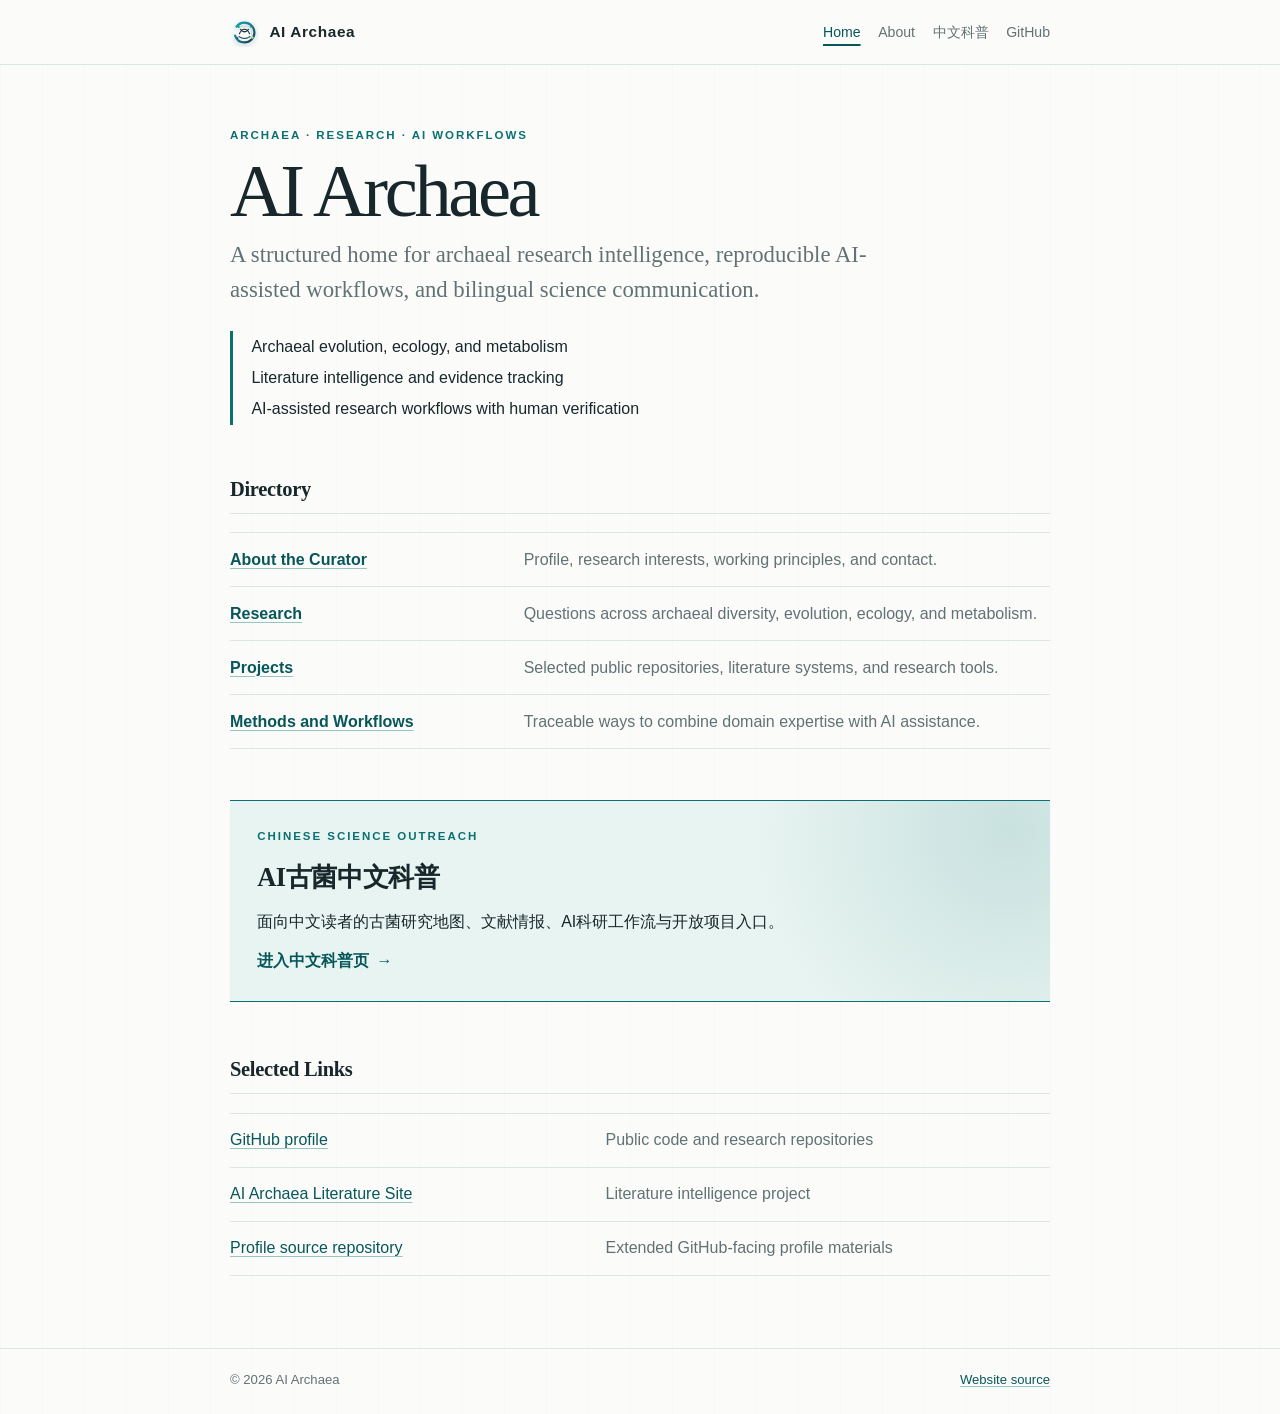
<file: index.html>
<!doctype html>
<html lang="en">
<head>
  <meta charset="utf-8">
  <meta name="viewport" content="width=device-width, initial-scale=1">
  <meta name="description" content="AI Archaea: research intelligence, reproducible AI-assisted workflows, and bilingual science communication for archaeal biology.">
  <title>AI Archaea</title>
  <link rel="icon" href="assets/archaea-mark.svg" type="image/svg+xml">
  <link rel="stylesheet" href="assets/style.css">
</head>
<body>
  <header class="masthead">
    <div class="shell">
      <a class="brand" href="index.html" aria-label="AI Archaea home">
        <img src="assets/archaea-mark.svg" alt="">
        <span>AI Archaea</span>
      </a>
      <nav aria-label="Primary navigation">
        <a class="current" href="index.html">Home</a>
        <a href="about.html">About</a>
        <a href="science-zh.html" lang="zh-CN">中文科普</a>
        <a href="https://github.com/gauss1777">GitHub</a>
      </nav>
    </div>
  </header>

  <main class="wrap page">
    <section class="hero">
      <p class="eyebrow">ARCHAEA · RESEARCH · AI WORKFLOWS</p>
      <h1>AI Archaea</h1>
      <p class="lead">A structured home for archaeal research intelligence, reproducible AI-assisted workflows, and bilingual science communication.</p>
      <ul class="positions" aria-label="Core areas">
        <li>Archaeal evolution, ecology, and metabolism</li>
        <li>Literature intelligence and evidence tracking</li>
        <li>AI-assisted research workflows with human verification</li>
      </ul>
    </section>

    <section class="directory" aria-labelledby="directory-title">
      <h2 id="directory-title">Directory</h2>
      <p><a href="about.html"><strong>About the Curator</strong></a> <span>Profile, research interests, working principles, and contact.</span></p>
      <p><a href="about.html#research"><strong>Research</strong></a> <span>Questions across archaeal diversity, evolution, ecology, and metabolism.</span></p>
      <p><a href="about.html#projects"><strong>Projects</strong></a> <span>Selected public repositories, literature systems, and research tools.</span></p>
      <p><a href="about.html#workflows"><strong>Methods and Workflows</strong></a> <span>Traceable ways to combine domain expertise with AI assistance.</span></p>
    </section>

    <aside class="outreach-callout" aria-labelledby="outreach-title">
      <p class="kicker">CHINESE SCIENCE OUTREACH</p>
      <h2 id="outreach-title" lang="zh-CN">AI古菌中文科普</h2>
      <p lang="zh-CN">面向中文读者的古菌研究地图、文献情报、AI科研工作流与开放项目入口。</p>
      <a class="arrow-link" href="science-zh.html" lang="zh-CN">进入中文科普页 <span aria-hidden="true">→</span></a>
    </aside>

    <section class="section compact" aria-labelledby="selected-title">
      <h2 id="selected-title">Selected Links</h2>
      <ul class="link-list">
        <li><a href="https://github.com/gauss1777">GitHub profile</a><span>Public code and research repositories</span></li>
        <li><a href="https://github.com/gauss1777/AIArchaeaLiteratureSite">AI Archaea Literature Site</a><span>Literature intelligence project</span></li>
        <li><a href="https://github.com/gauss1777/gauss1777-Home">Profile source repository</a><span>Extended GitHub-facing profile materials</span></li>
      </ul>
    </section>
  </main>

  <footer class="site-footer">
    <div class="wrap footer-inner">
      <span>© 2026 AI Archaea</span>
      <a href="https://github.com/gauss1777/gauss1777.github.io">Website source</a>
    </div>
  </footer>
</body>
</html>
</file>
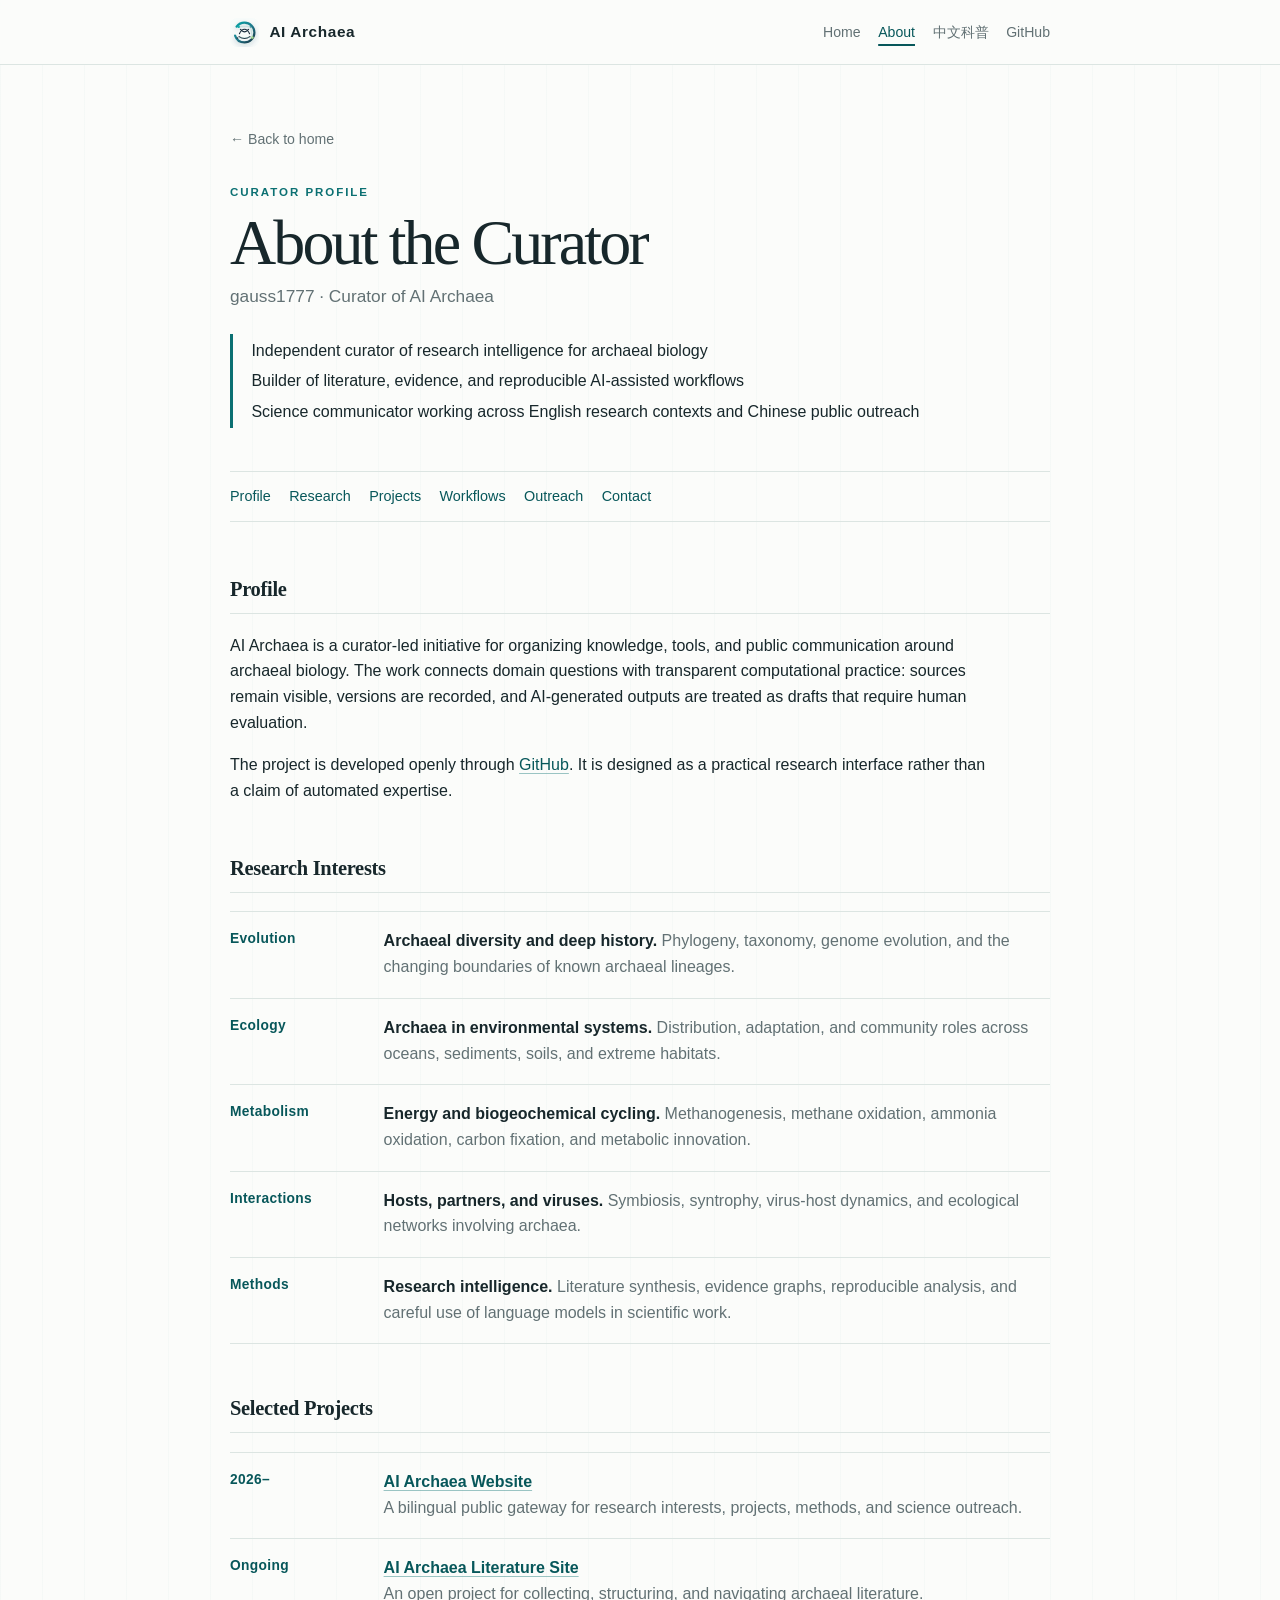
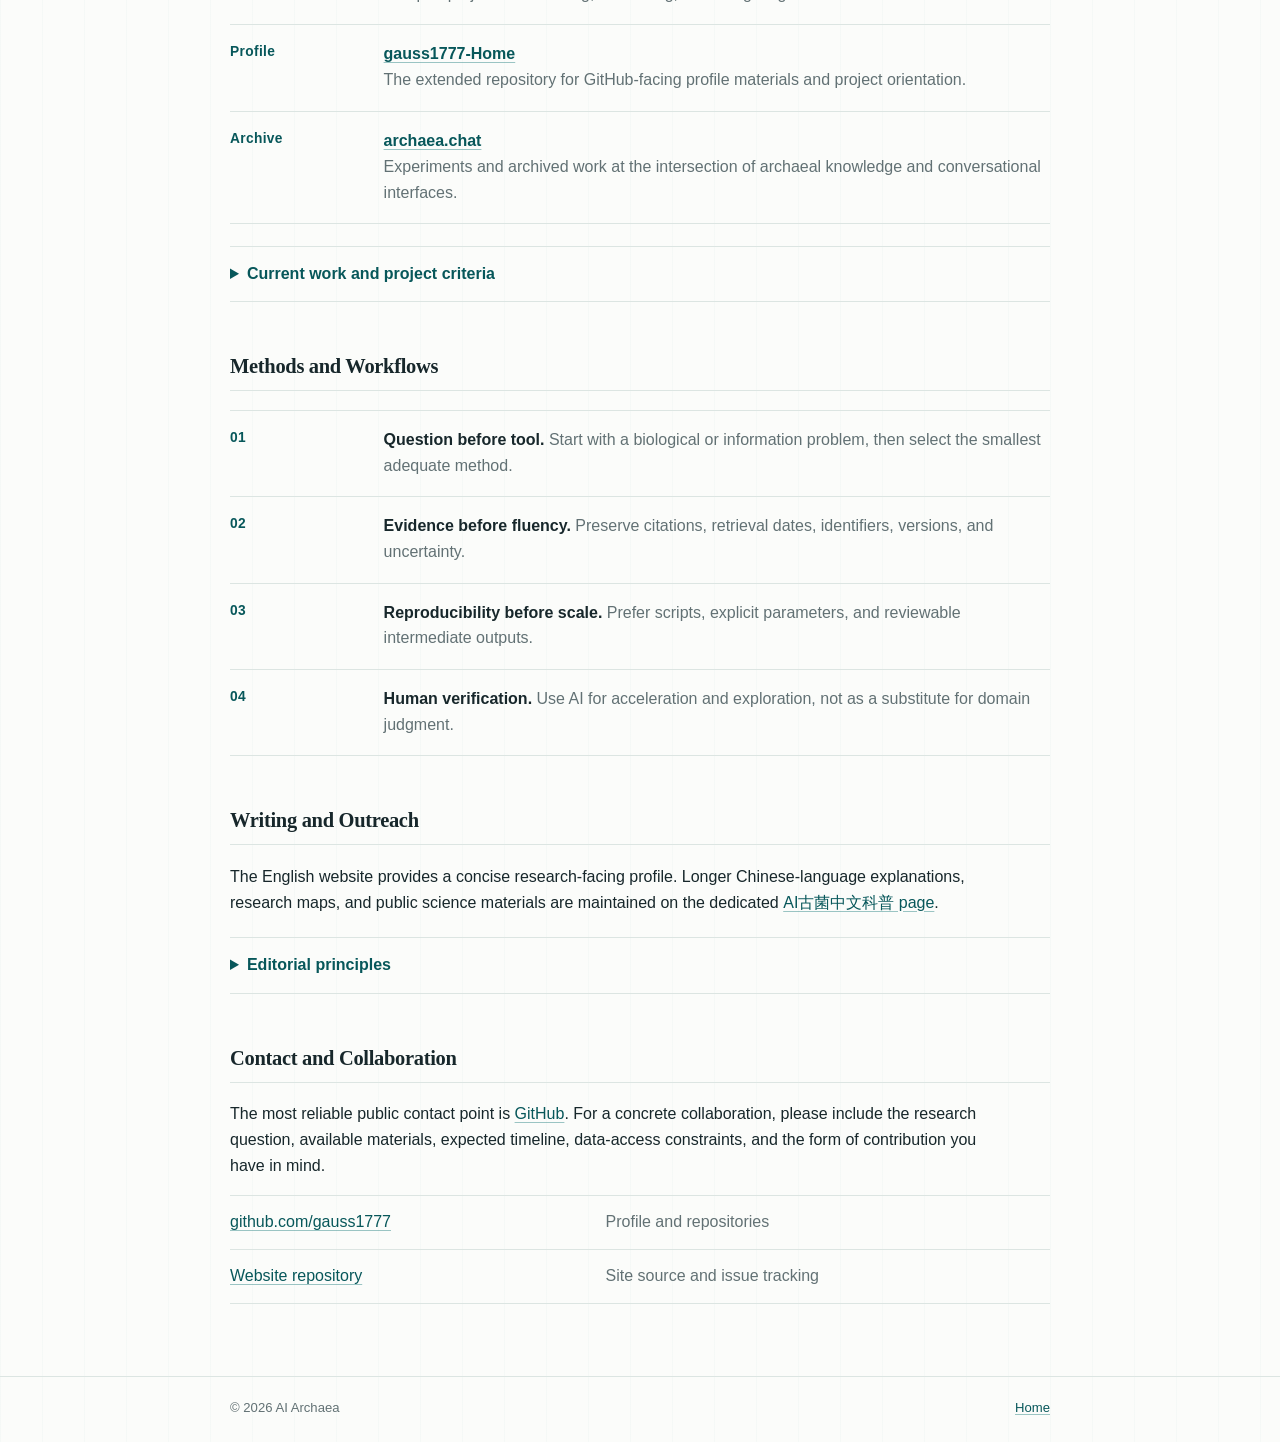
<file: about.html>
<!doctype html>
<html lang="en">
<head>
  <meta charset="utf-8">
  <meta name="viewport" content="width=device-width, initial-scale=1">
  <meta name="description" content="About the curator of AI Archaea: research interests, projects, workflows, outreach, and contact.">
  <title>About the Curator · AI Archaea</title>
  <link rel="icon" href="assets/archaea-mark.svg" type="image/svg+xml">
  <link rel="stylesheet" href="assets/style.css">
</head>
<body>
  <header class="masthead">
    <div class="shell">
      <a class="brand" href="index.html" aria-label="AI Archaea home">
        <img src="assets/archaea-mark.svg" alt="">
        <span>AI Archaea</span>
      </a>
      <nav aria-label="Primary navigation">
        <a href="index.html">Home</a>
        <a class="current" href="about.html">About</a>
        <a href="science-zh.html" lang="zh-CN">中文科普</a>
        <a href="https://github.com/gauss1777">GitHub</a>
      </nav>
    </div>
  </header>

  <main class="wrap page">
    <a class="back-link" href="index.html">← Back to home</a>

    <header class="profile-header">
      <p class="eyebrow">CURATOR PROFILE</p>
      <h1>About the Curator</h1>
      <p class="sub">gauss1777 · Curator of AI Archaea</p>
      <ul class="positions">
        <li>Independent curator of research intelligence for archaeal biology</li>
        <li>Builder of literature, evidence, and reproducible AI-assisted workflows</li>
        <li>Science communicator working across English research contexts and Chinese public outreach</li>
      </ul>
    </header>

    <nav class="cv-nav" aria-label="Page sections">
      <a href="#profile">Profile</a>
      <a href="#research">Research</a>
      <a href="#projects">Projects</a>
      <a href="#workflows">Workflows</a>
      <a href="#outreach">Outreach</a>
      <a href="#contact">Contact</a>
    </nav>

    <section class="section" id="profile">
      <h2>Profile</h2>
      <p>AI Archaea is a curator-led initiative for organizing knowledge, tools, and public communication around archaeal biology. The work connects domain questions with transparent computational practice: sources remain visible, versions are recorded, and AI-generated outputs are treated as drafts that require human evaluation.</p>
      <p>The project is developed openly through <a href="https://github.com/gauss1777">GitHub</a>. It is designed as a practical research interface rather than a claim of automated expertise.</p>
    </section>

    <section class="section" id="research">
      <h2>Research Interests</h2>
      <div class="cv-list">
        <div class="row">
          <div class="dt">Evolution</div>
          <div class="dd"><strong>Archaeal diversity and deep history.</strong> Phylogeny, taxonomy, genome evolution, and the changing boundaries of known archaeal lineages.</div>
        </div>
        <div class="row">
          <div class="dt">Ecology</div>
          <div class="dd"><strong>Archaea in environmental systems.</strong> Distribution, adaptation, and community roles across oceans, sediments, soils, and extreme habitats.</div>
        </div>
        <div class="row">
          <div class="dt">Metabolism</div>
          <div class="dd"><strong>Energy and biogeochemical cycling.</strong> Methanogenesis, methane oxidation, ammonia oxidation, carbon fixation, and metabolic innovation.</div>
        </div>
        <div class="row">
          <div class="dt">Interactions</div>
          <div class="dd"><strong>Hosts, partners, and viruses.</strong> Symbiosis, syntrophy, virus-host dynamics, and ecological networks involving archaea.</div>
        </div>
        <div class="row">
          <div class="dt">Methods</div>
          <div class="dd"><strong>Research intelligence.</strong> Literature synthesis, evidence graphs, reproducible analysis, and careful use of language models in scientific work.</div>
        </div>
      </div>
    </section>

    <section class="section" id="projects">
      <h2>Selected Projects</h2>
      <div class="cv-list">
        <div class="row">
          <div class="dt">2026–</div>
          <div class="dd"><strong><a href="https://gauss1777.github.io/">AI Archaea Website</a></strong><br>A bilingual public gateway for research interests, projects, methods, and science outreach.</div>
        </div>
        <div class="row">
          <div class="dt">Ongoing</div>
          <div class="dd"><strong><a href="https://github.com/gauss1777/AIArchaeaLiteratureSite">AI Archaea Literature Site</a></strong><br>An open project for collecting, structuring, and navigating archaeal literature.</div>
        </div>
        <div class="row">
          <div class="dt">Profile</div>
          <div class="dd"><strong><a href="https://github.com/gauss1777/gauss1777-Home">gauss1777-Home</a></strong><br>The extended repository for GitHub-facing profile materials and project orientation.</div>
        </div>
        <div class="row">
          <div class="dt">Archive</div>
          <div class="dd"><strong><a href="https://github.com/gauss1777/archaea.chat">archaea.chat</a></strong><br>Experiments and archived work at the intersection of archaeal knowledge and conversational interfaces.</div>
        </div>
      </div>

      <details>
        <summary>Current work and project criteria</summary>
        <div class="details-body">
          <p>Priority is given to projects that make research questions easier to inspect, reproduce, or communicate. A useful project should expose its sources, document its transformations, and remain understandable without depending on a single model or platform.</p>
        </div>
      </details>
    </section>

    <section class="section" id="workflows">
      <h2>Methods and Workflows</h2>
      <div class="cv-list">
        <div class="row">
          <div class="dt">01</div>
          <div class="dd"><strong>Question before tool.</strong> Start with a biological or information problem, then select the smallest adequate method.</div>
        </div>
        <div class="row">
          <div class="dt">02</div>
          <div class="dd"><strong>Evidence before fluency.</strong> Preserve citations, retrieval dates, identifiers, versions, and uncertainty.</div>
        </div>
        <div class="row">
          <div class="dt">03</div>
          <div class="dd"><strong>Reproducibility before scale.</strong> Prefer scripts, explicit parameters, and reviewable intermediate outputs.</div>
        </div>
        <div class="row">
          <div class="dt">04</div>
          <div class="dd"><strong>Human verification.</strong> Use AI for acceleration and exploration, not as a substitute for domain judgment.</div>
        </div>
      </div>
    </section>

    <section class="section" id="outreach">
      <h2>Writing and Outreach</h2>
      <p>The English website provides a concise research-facing profile. Longer Chinese-language explanations, research maps, and public science materials are maintained on the dedicated <a href="science-zh.html" lang="zh-CN">AI古菌中文科普 page</a>.</p>
      <details>
        <summary>Editorial principles</summary>
        <div class="details-body">
          <p>Separate evidence from interpretation; explain technical terms without flattening uncertainty; link to primary material whenever possible; and state clearly where AI assistance has been used.</p>
        </div>
      </details>
    </section>

    <section class="section" id="contact">
      <h2>Contact and Collaboration</h2>
      <p>The most reliable public contact point is <a href="https://github.com/gauss1777">GitHub</a>. For a concrete collaboration, please include the research question, available materials, expected timeline, data-access constraints, and the form of contribution you have in mind.</p>
      <ul class="link-list">
        <li><a href="https://github.com/gauss1777">github.com/gauss1777</a><span>Profile and repositories</span></li>
        <li><a href="https://github.com/gauss1777/gauss1777.github.io">Website repository</a><span>Site source and issue tracking</span></li>
      </ul>
    </section>
  </main>

  <footer class="site-footer">
    <div class="wrap footer-inner">
      <span>© 2026 AI Archaea</span>
      <a href="index.html">Home</a>
    </div>
  </footer>
</body>
</html>
</file>
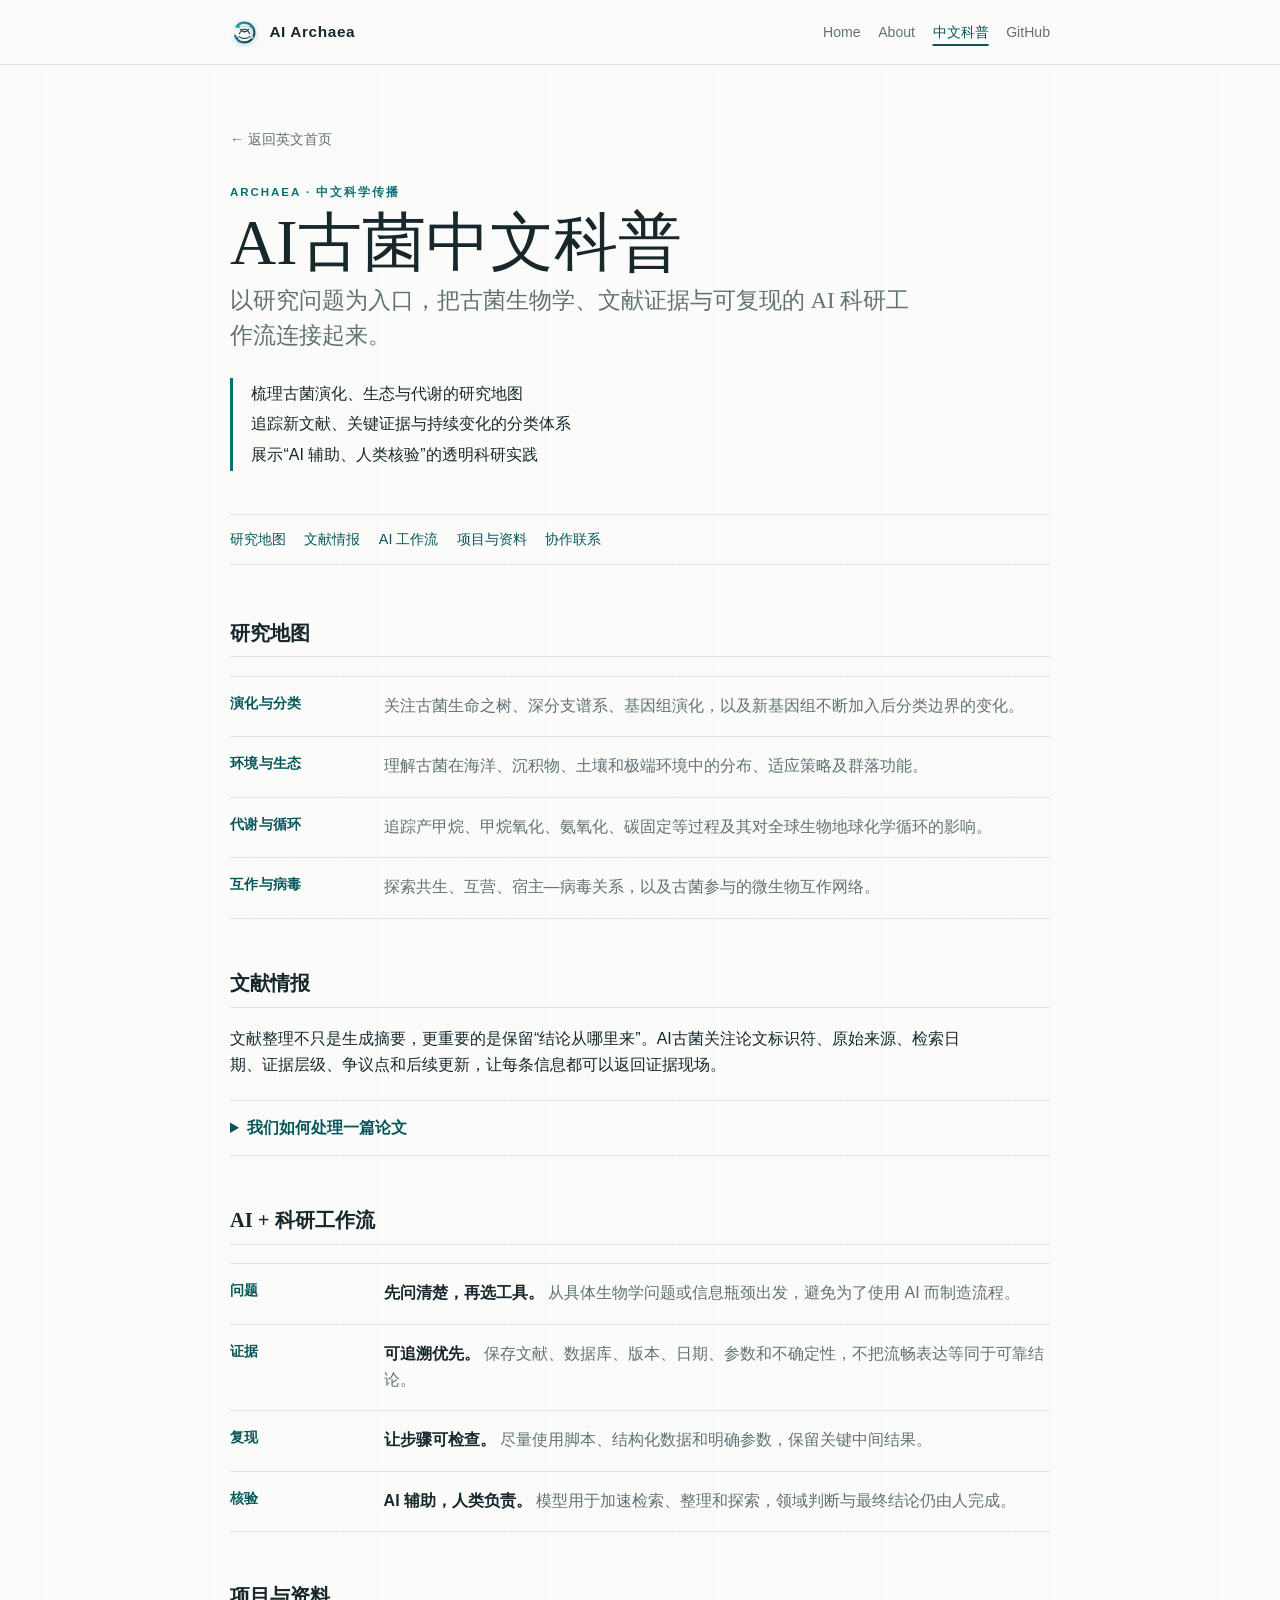
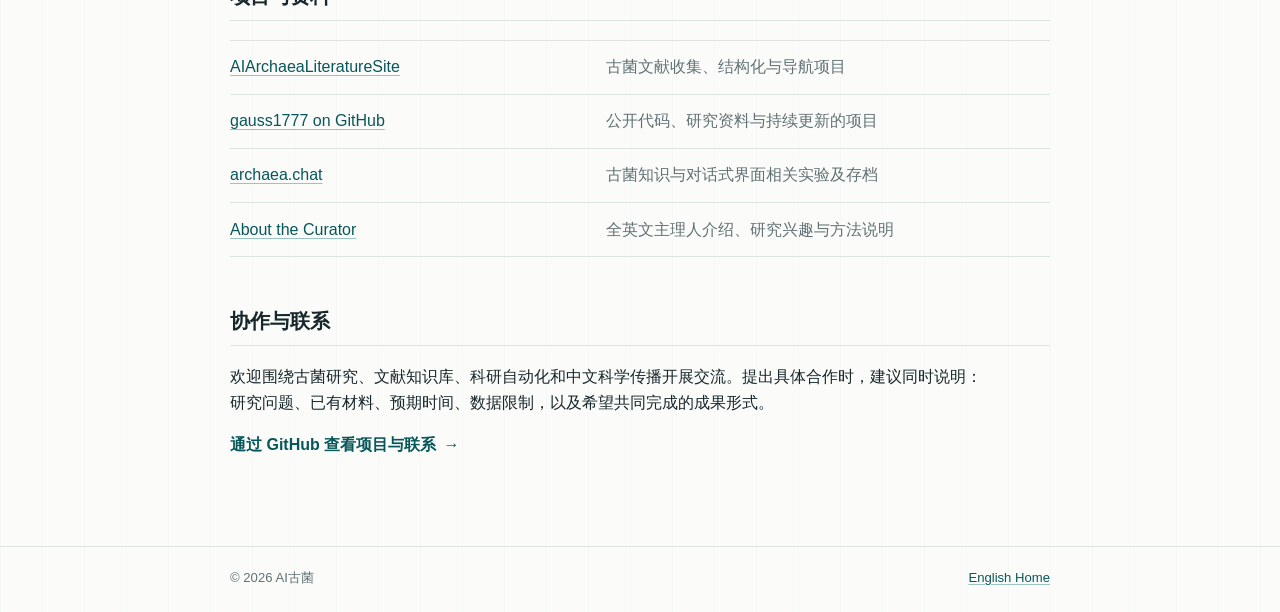
<file: science-zh.html>
<!doctype html>
<html lang="zh-CN">
<head>
  <meta charset="utf-8">
  <meta name="viewport" content="width=device-width, initial-scale=1">
  <meta name="description" content="AI古菌中文科普：古菌研究地图、文献情报、AI科研工作流与开放项目。">
  <title>AI古菌中文科普 · AI Archaea</title>
  <link rel="icon" href="assets/archaea-mark.svg" type="image/svg+xml">
  <link rel="stylesheet" href="assets/style.css">
</head>
<body class="zh">
  <header class="masthead">
    <div class="shell">
      <a class="brand" href="index.html" aria-label="AI Archaea 首页">
        <img src="assets/archaea-mark.svg" alt="">
        <span>AI Archaea</span>
      </a>
      <nav aria-label="主导航">
        <a href="index.html">Home</a>
        <a href="about.html">About</a>
        <a class="current" href="science-zh.html">中文科普</a>
        <a href="https://github.com/gauss1777">GitHub</a>
      </nav>
    </div>
  </header>

  <main class="wrap page">
    <a class="back-link" href="index.html">← 返回英文首页</a>

    <header class="profile-header">
      <p class="eyebrow">ARCHAEA · 中文科学传播</p>
      <h1>AI古菌中文科普</h1>
      <p class="lead">以研究问题为入口，把古菌生物学、文献证据与可复现的 AI 科研工作流连接起来。</p>
      <ul class="positions">
        <li>梳理古菌演化、生态与代谢的研究地图</li>
        <li>追踪新文献、关键证据与持续变化的分类体系</li>
        <li>展示“AI 辅助、人类核验”的透明科研实践</li>
      </ul>
    </header>

    <nav class="cv-nav" aria-label="页面栏目">
      <a href="#map">研究地图</a>
      <a href="#literature">文献情报</a>
      <a href="#workflow">AI 工作流</a>
      <a href="#projects">项目与资料</a>
      <a href="#contact">协作联系</a>
    </nav>

    <section class="section" id="map">
      <h2>研究地图</h2>
      <div class="cv-list">
        <div class="row">
          <div class="dt">演化与分类</div>
          <div class="dd">关注古菌生命之树、深分支谱系、基因组演化，以及新基因组不断加入后分类边界的变化。</div>
        </div>
        <div class="row">
          <div class="dt">环境与生态</div>
          <div class="dd">理解古菌在海洋、沉积物、土壤和极端环境中的分布、适应策略及群落功能。</div>
        </div>
        <div class="row">
          <div class="dt">代谢与循环</div>
          <div class="dd">追踪产甲烷、甲烷氧化、氨氧化、碳固定等过程及其对全球生物地球化学循环的影响。</div>
        </div>
        <div class="row">
          <div class="dt">互作与病毒</div>
          <div class="dd">探索共生、互营、宿主—病毒关系，以及古菌参与的微生物互作网络。</div>
        </div>
      </div>
    </section>

    <section class="section" id="literature">
      <h2>文献情报</h2>
      <p>文献整理不只是生成摘要，更重要的是保留“结论从哪里来”。AI古菌关注论文标识符、原始来源、检索日期、证据层级、争议点和后续更新，让每条信息都可以返回证据现场。</p>
      <details>
        <summary>我们如何处理一篇论文</summary>
        <div class="details-body">
          <p>先界定研究问题，再记录论文与数据来源；区分作者结论、数据支持和我们的解释；最后把可复用的信息转化为主题索引、证据表或可复现脚本。</p>
        </div>
      </details>
    </section>

    <section class="section" id="workflow">
      <h2>AI + 科研工作流</h2>
      <div class="cv-list">
        <div class="row">
          <div class="dt">问题</div>
          <div class="dd"><strong>先问清楚，再选工具。</strong> 从具体生物学问题或信息瓶颈出发，避免为了使用 AI 而制造流程。</div>
        </div>
        <div class="row">
          <div class="dt">证据</div>
          <div class="dd"><strong>可追溯优先。</strong> 保存文献、数据库、版本、日期、参数和不确定性，不把流畅表达等同于可靠结论。</div>
        </div>
        <div class="row">
          <div class="dt">复现</div>
          <div class="dd"><strong>让步骤可检查。</strong> 尽量使用脚本、结构化数据和明确参数，保留关键中间结果。</div>
        </div>
        <div class="row">
          <div class="dt">核验</div>
          <div class="dd"><strong>AI 辅助，人类负责。</strong> 模型用于加速检索、整理和探索，领域判断与最终结论仍由人完成。</div>
        </div>
      </div>
    </section>

    <section class="section" id="projects">
      <h2>项目与资料</h2>
      <ul class="link-list">
        <li><a href="https://github.com/gauss1777/AIArchaeaLiteratureSite">AIArchaeaLiteratureSite</a><span>古菌文献收集、结构化与导航项目</span></li>
        <li><a href="https://github.com/gauss1777">gauss1777 on GitHub</a><span>公开代码、研究资料与持续更新的项目</span></li>
        <li><a href="https://github.com/gauss1777/archaea.chat">archaea.chat</a><span>古菌知识与对话式界面相关实验及存档</span></li>
        <li><a href="about.html">About the Curator</a><span>全英文主理人介绍、研究兴趣与方法说明</span></li>
      </ul>
    </section>

    <section class="section" id="contact">
      <h2>协作与联系</h2>
      <p>欢迎围绕古菌研究、文献知识库、科研自动化和中文科学传播开展交流。提出具体合作时，建议同时说明：研究问题、已有材料、预期时间、数据限制，以及希望共同完成的成果形式。</p>
      <p><a class="arrow-link" href="https://github.com/gauss1777">通过 GitHub 查看项目与联系 <span aria-hidden="true">→</span></a></p>
    </section>
  </main>

  <footer class="site-footer">
    <div class="wrap footer-inner">
      <span>© 2026 AI古菌</span>
      <a href="index.html">English Home</a>
    </div>
  </footer>
</body>
</html>
</file>
<file: assets/style.css>
:root {
  --bg: #fbfcfa;
  --paper: #ffffff;
  --fg: #17272b;
  --muted: #627174;
  --line: #dce5e2;
  --accent: #0b7072;
  --accent-dark: #07575a;
  --accent-soft: #e8f4f1;
  --max: 820px;
  color-scheme: light dark;
}

* {
  box-sizing: border-box;
}

html {
  scroll-behavior: smooth;
}

body {
  margin: 0;
  background:
    linear-gradient(90deg, rgba(11, 112, 114, 0.025) 1px, transparent 1px) 0 0 / 42px 42px,
    var(--bg);
  color: var(--fg);
  font: 16px/1.62 "Avenir Next", Avenir, "Segoe UI", sans-serif;
  text-rendering: optimizeLegibility;
}

body.zh {
  font-family: "PingFang SC", "Hiragino Sans GB", "Noto Sans CJK SC", "Microsoft YaHei", sans-serif;
}

a {
  color: var(--accent-dark);
  text-decoration-color: rgba(11, 112, 114, 0.4);
  text-underline-offset: 0.18em;
  transition: color 160ms ease, text-decoration-color 160ms ease;
}

a:hover {
  color: var(--accent);
  text-decoration-color: currentColor;
}

img {
  display: block;
  max-width: 100%;
}

.shell,
.wrap {
  width: min(calc(100% - 2.4rem), var(--max));
  margin-inline: auto;
}

.masthead {
  position: sticky;
  z-index: 10;
  top: 0;
  border-bottom: 1px solid var(--line);
  background: color-mix(in srgb, var(--bg) 90%, transparent);
  backdrop-filter: blur(12px);
}

.masthead .shell {
  display: flex;
  align-items: center;
  justify-content: space-between;
  min-height: 64px;
  gap: 1.5rem;
}

.brand {
  display: inline-flex;
  align-items: center;
  gap: 0.65rem;
  color: var(--fg);
  font-size: 0.96rem;
  font-weight: 700;
  letter-spacing: 0.04em;
  text-decoration: none;
}

.brand img {
  width: 29px;
  height: 29px;
}

.masthead nav {
  display: flex;
  flex-wrap: wrap;
  justify-content: flex-end;
  gap: 0.35rem 1.1rem;
  font-size: 0.88rem;
}

.masthead nav a {
  color: var(--muted);
  text-decoration: none;
}

.masthead nav a:hover,
.masthead nav a.current {
  color: var(--accent-dark);
}

.masthead nav a.current {
  text-decoration: underline;
  text-decoration-thickness: 2px;
  text-underline-offset: 0.45rem;
}

.page {
  padding-top: 3.8rem;
  padding-bottom: 4.5rem;
  animation: page-in 480ms cubic-bezier(.2, .7, .2, 1) both;
}

.hero,
.profile-header {
  margin-bottom: 2.7rem;
}

.eyebrow,
.kicker {
  margin: 0 0 0.65rem;
  color: var(--accent);
  font-size: 0.72rem;
  font-weight: 800;
  letter-spacing: 0.17em;
}

h1,
h2,
p {
  margin-top: 0;
}

h1 {
  margin-bottom: 0.55rem;
  color: var(--fg);
  font-family: Georgia, "Times New Roman", serif;
  font-size: clamp(2.5rem, 7vw, 4.65rem);
  font-weight: 500;
  letter-spacing: -0.045em;
  line-height: 0.98;
}

.profile-header h1 {
  font-size: clamp(2.35rem, 6vw, 4rem);
}

h2 {
  margin: 0 0 1.15rem;
  padding-bottom: 0.42rem;
  border-bottom: 1px solid var(--line);
  color: var(--fg);
  font-family: Georgia, "Times New Roman", serif;
  font-size: 1.28rem;
  font-weight: 600;
  letter-spacing: -0.015em;
}

.zh h1,
.zh h2 {
  font-family: "Songti SC", "STSong", SimSun, serif;
  letter-spacing: 0;
}

.lead {
  max-width: 690px;
  margin-bottom: 1.5rem;
  color: var(--muted);
  font-family: Georgia, "Times New Roman", serif;
  font-size: clamp(1.14rem, 2.7vw, 1.42rem);
  line-height: 1.55;
}

.zh .lead {
  font-family: "Songti SC", "STSong", SimSun, serif;
}

.sub {
  margin-bottom: 1.45rem;
  color: var(--muted);
  font-size: 1.08rem;
}

.positions {
  max-width: 720px;
  margin: 1.45rem 0 0;
  padding: 0.2rem 0 0.2rem 1.15rem;
  border-left: 3px solid var(--accent);
  list-style: none;
}

.positions li + li {
  margin-top: 0.3rem;
}

.directory,
.section {
  margin-top: 3rem;
  scroll-margin-top: 90px;
}

.directory p {
  display: grid;
  grid-template-columns: minmax(150px, 0.52fr) 1fr;
  gap: 1.25rem;
  margin: 0;
  padding: 0.85rem 0;
  border-bottom: 1px solid var(--line);
}

.directory p:first-of-type {
  border-top: 1px solid var(--line);
}

.directory p span {
  color: var(--muted);
}

.outreach-callout {
  position: relative;
  margin: 3.2rem 0 0;
  padding: 1.6rem 1.7rem 1.7rem;
  border-block: 1px solid var(--accent);
  background:
    radial-gradient(circle at 95% 15%, rgba(11, 112, 114, 0.14), transparent 32%),
    var(--accent-soft);
}

.outreach-callout h2 {
  margin-bottom: 0.65rem;
  padding: 0;
  border: 0;
  font-size: 1.65rem;
}

.outreach-callout p:not(.kicker) {
  max-width: 650px;
  margin-bottom: 0.8rem;
}

.arrow-link {
  display: inline-flex;
  align-items: center;
  gap: 0.45rem;
  font-weight: 700;
  text-decoration: none;
}

.arrow-link span {
  transition: transform 160ms ease;
}

.arrow-link:hover span {
  transform: translateX(0.25rem);
}

.compact {
  margin-top: 3.2rem;
}

.back-link {
  display: inline-block;
  margin-bottom: 2rem;
  color: var(--muted);
  font-size: 0.88rem;
  text-decoration: none;
}

.back-link:hover {
  color: var(--accent-dark);
}

.cv-nav {
  display: flex;
  flex-wrap: wrap;
  gap: 0.55rem 1.15rem;
  margin: 0 0 3.2rem;
  padding: 0.8rem 0;
  border-block: 1px solid var(--line);
  font-size: 0.9rem;
}

.cv-nav a {
  text-decoration: none;
}

.section > p {
  max-width: 760px;
}

.cv-list {
  border-top: 1px solid var(--line);
}

.cv-list .row {
  display: grid;
  grid-template-columns: 8.25rem 1fr;
  gap: 1.35rem;
  padding: 1rem 0 1.1rem;
  border-bottom: 1px solid var(--line);
}

.dt {
  color: var(--accent-dark);
  font-size: 0.86rem;
  font-weight: 750;
  letter-spacing: 0.025em;
}

.dd {
  color: var(--muted);
}

.dd strong {
  color: var(--fg);
  font-weight: 700;
}

.link-list {
  margin: 0;
  padding: 0;
  border-top: 1px solid var(--line);
  list-style: none;
}

.link-list li {
  display: grid;
  grid-template-columns: minmax(190px, 0.8fr) 1fr;
  gap: 1.25rem;
  padding: 0.85rem 0;
  border-bottom: 1px solid var(--line);
}

.link-list span {
  color: var(--muted);
}

details {
  margin-top: 1.35rem;
  border-block: 1px solid var(--line);
}

summary {
  padding: 0.9rem 0;
  color: var(--accent-dark);
  font-weight: 700;
  cursor: pointer;
}

.details-body {
  padding: 0 0 0.35rem 1.2rem;
  border-left: 2px solid var(--line);
  color: var(--muted);
}

.site-footer {
  border-top: 1px solid var(--line);
  color: var(--muted);
  font-size: 0.82rem;
}

.footer-inner {
  display: flex;
  justify-content: space-between;
  gap: 1rem;
  padding-top: 1.25rem;
  padding-bottom: 1.5rem;
}

@keyframes page-in {
  from {
    opacity: 0;
    transform: translateY(10px);
  }
  to {
    opacity: 1;
    transform: translateY(0);
  }
}

@media (max-width: 680px) {
  .masthead {
    position: static;
  }

  .masthead .shell {
    align-items: flex-start;
    flex-direction: column;
    padding-top: 0.85rem;
    padding-bottom: 0.85rem;
    gap: 0.65rem;
  }

  .masthead nav {
    justify-content: flex-start;
    gap: 0.35rem 0.95rem;
  }

  .page {
    padding-top: 2.8rem;
  }

  .directory p,
  .cv-list .row,
  .link-list li {
    grid-template-columns: 1fr;
    gap: 0.28rem;
  }

  .directory p {
    padding: 0.95rem 0;
  }

  .cv-list .row {
    gap: 0.38rem;
  }

  .outreach-callout {
    margin-inline: -0.35rem;
    padding-inline: 1.1rem;
  }
}

@media (prefers-reduced-motion: reduce) {
  html {
    scroll-behavior: auto;
  }

  *,
  *::before,
  *::after {
    animation-duration: 0.01ms !important;
    transition-duration: 0.01ms !important;
  }
}

@media (prefers-color-scheme: dark) {
  :root {
    --bg: #101718;
    --paper: #152022;
    --fg: #edf3f1;
    --muted: #a9b9b7;
    --line: #2c3c3d;
    --accent: #67c5c2;
    --accent-dark: #8ad5d2;
    --accent-soft: #183032;
  }

  body {
    background:
      linear-gradient(90deg, rgba(103, 197, 194, 0.035) 1px, transparent 1px) 0 0 / 42px 42px,
      var(--bg);
  }
}
</file>
